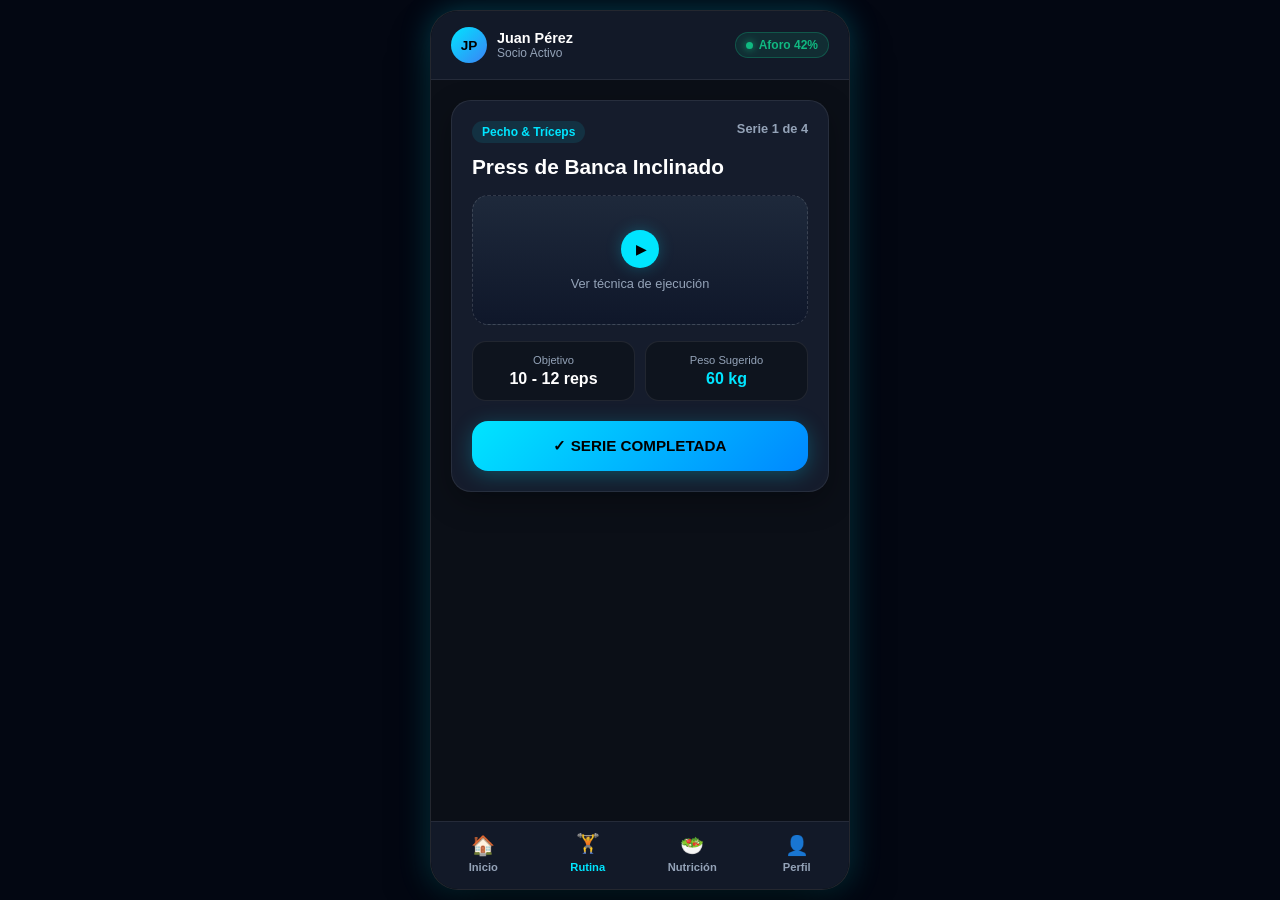
<file: index.html>
﻿<!DOCTYPE html>
<html lang="es">
<head>
  <meta charset="UTF-8">
  <meta name="viewport" content="width=device-width, initial-scale=1.0, maximum-scale=1.0, user-scalable=no">
  <title>GymApp Pro</title>
  
  <style>
    :root {
      --bg-main: #0B0F17;
      --bg-card: #151C2C;
      --bg-glass: rgba(21, 28, 44, 0.85);
      --cyan-neon: #00E5FF;
      --cyan-glow: rgba(0, 229, 255, 0.25);
      --text-primary: #FFFFFF;
      --text-secondary: #94A3B8;
      --success: #10B981;
      --danger: #EF4444;
      --border-glass: rgba(255, 255, 255, 0.08);
    }

    * {
      box-sizing: border-box;
      margin: 0;
      padding: 0;
      font-family: -apple-system, BlinkMacSystemFont, "Segoe UI", Roboto, sans-serif;
      -webkit-tap-highlight-color: transparent;
    }

    body {
      background-color: #030712;
      color: var(--text-primary);
      display: flex;
      justify-content: center;
      align-items: center;
      min-height: 100vh;
    }

    /* Marco de Celular en Pantallas de PC */
    .phone-frame {
      width: 100%;
      max-width: 420px;
      height: 100vh;
      max-height: 880px;
      background-color: var(--bg-main);
      position: relative;
      display: flex;
      flex-direction: column;
      overflow: hidden;
      border-radius: 28px;
      border: 1px solid rgba(255, 255, 255, 0.1);
      box-shadow: 0 25px 50px -12px rgba(0, 0, 0, 0.7), 0 0 30px var(--cyan-glow);
    }

    /* Encabezado */
    .app-header {
      display: flex;
      justify-content: space-between;
      align-items: center;
      padding: 16px 20px;
      background: var(--bg-glass);
      backdrop-filter: blur(12px);
      border-bottom: 1px solid var(--border-glass);
      z-index: 10;
    }

    .user-pill { display: flex; align-items: center; gap: 10px; }
    .avatar-sm {
      width: 36px; height: 36px;
      background: linear-gradient(135deg, var(--cyan-neon), #3B82F6);
      border-radius: 50%;
      display: flex; align-items: center; justify-content: center;
      font-weight: bold; font-size: 0.85rem; color: #000;
    }

    .user-name { display: block; font-size: 0.9rem; font-weight: 700; }
    .membership-status { display: block; font-size: 0.75rem; color: var(--text-secondary); }

    .aforo-chip {
      background: rgba(16, 185, 129, 0.12);
      border: 1px solid rgba(16, 185, 129, 0.3);
      padding: 5px 10px;
      border-radius: 20px;
      font-size: 0.75rem;
      color: var(--success);
      display: flex; align-items: center; gap: 6px; font-weight: 600;
    }

    .pulse-dot {
      width: 7px; height: 7px; background-color: var(--success);
      border-radius: 50%; box-shadow: 0 0 8px var(--success);
    }

    /* Contenido de Pantallas */
    .main-content {
      flex: 1;
      padding: 20px;
      overflow-y: auto;
      padding-bottom: 90px;
    }

    .tab-page { animation: fadeIn 0.25s ease-out; }
    .tab-page.hidden { display: none; }

    @keyframes fadeIn {
      from { opacity: 0; transform: translateY(8px); }
      to { opacity: 1; transform: translateY(0); }
    }

    .card {
      background: var(--bg-card);
      border: 1px solid var(--border-glass);
      border-radius: 20px;
      padding: 20px;
      box-shadow: 0 10px 30px rgba(0,0,0,0.3);
      margin-bottom: 15px;
    }

    .card-header { display: flex; justify-content: space-between; margin-bottom: 12px; }
    .badge-tag {
      background: rgba(0, 229, 255, 0.1);
      color: var(--cyan-neon);
      padding: 4px 10px; border-radius: 12px;
      font-size: 0.75rem; font-weight: 700;
    }

    .set-counter { color: var(--text-secondary); font-size: 0.8rem; font-weight: 600; }
    .exercise-title { font-size: 1.3rem; margin-bottom: 16px; font-weight: 800; }

    .video-preview {
      background: linear-gradient(180deg, #1E293B 0%, #0F172A 100%);
      border: 1px dashed rgba(255,255,255,0.15);
      border-radius: 16px; height: 130px;
      display: flex; flex-direction: column; align-items: center; justify-content: center;
      color: var(--text-secondary); gap: 8px; margin-bottom: 16px;
    }
    .play-btn {
      width: 38px; height: 38px; background: var(--cyan-neon);
      color: #000; border-radius: 50%;
      display: flex; align-items: center; justify-content: center;
      font-size: 0.85rem; padding-left: 2px;
      box-shadow: 0 0 15px var(--cyan-glow);
    }

    .target-grid { display: flex; gap: 10px; margin-bottom: 20px; }
    .target-box {
      flex: 1; background: rgba(11, 15, 23, 0.6);
      padding: 12px; border-radius: 14px; text-align: center;
      border: 1px solid var(--border-glass);
    }
    .target-box .lbl { display: block; font-size: 0.7rem; color: var(--text-secondary); margin-bottom: 4px; }
    .target-box .val { font-size: 1rem; font-weight: 700; }
    .target-box .val.highlight { color: var(--cyan-neon); }

    /* Botones */
    .btn-primary {
      width: 100%;
      background: linear-gradient(135deg, #00E5FF, #0088FF);
      color: #000;
      border: none; padding: 16px; border-radius: 16px;
      font-size: 0.95rem; font-weight: 800;
      cursor: pointer; box-shadow: 0 4px 20px var(--cyan-glow);
      transition: transform 0.1s;
    }
    .btn-primary:active { transform: scale(0.98); }

    .btn-secondary {
      width: 100%; background: transparent; color: var(--text-secondary);
      border: 1px solid var(--border-glass); padding: 12px; border-radius: 14px;
      margin-top: 12px; cursor: pointer;
    }

    .btn-action-sm {
      background: var(--cyan-neon); color: #000; border: none;
      padding: 8px 14px; border-radius: 10px; font-weight: bold; margin-top: 12px; cursor: pointer;
    }

    /* Stats e Info */
    .stats-row { display: flex; gap: 12px; margin-top: 10px; }
    .stat-card {
      flex: 1; background: var(--bg-card); padding: 15px; border-radius: 18px;
      text-align: center; border: 1px solid var(--border-glass);
    }
    .stat-icon { font-size: 1.2rem; display: block; margin-bottom: 4px; }
    .stat-val { font-size: 1.2rem; font-weight: 800; display: block; }
    .stat-lbl { font-size: 0.7rem; color: var(--text-secondary); }

    /* Nutrición */
    .macro-bar { display: flex; height: 22px; border-radius: 10px; overflow: hidden; margin: 15px 0; font-size: 0.65rem; font-weight: bold; text-align: center; line-height: 22px; }
    .macro.protein { background: #3B82F6; color: #fff; }
    .macro.carbs { background: #10B981; color: #000; }
    .macro.fats { background: #F59E0B; color: #000; }

    .meal-list { display: flex; flex-direction: column; gap: 10px; margin-top: 10px; }
    .meal-card { background: rgba(11, 15, 23, 0.6); padding: 12px; border-radius: 12px; border: 1px solid var(--border-glass); }
    .meal-time { font-size: 0.75rem; color: var(--cyan-neon); font-weight: bold; display: block; margin-bottom: 2px; }

    /* Perfil */
    .profile-card { text-align: center; }
    .avatar-lg {
      width: 70px; height: 70px; background: linear-gradient(135deg, var(--cyan-neon), #3B82F6);
      border-radius: 50%; display: flex; align-items: center; justify-content: center;
      font-size: 1.8rem; font-weight: bold; color: #000; margin: 0 auto 10px auto;
    }
    .profile-sub { color: var(--text-secondary); font-size: 0.8rem; margin-bottom: 15px; }
    .info-list { text-align: left; background: rgba(11, 15, 23, 0.6); border-radius: 14px; padding: 12px; }
    .info-item { display: flex; justify-content: space-between; font-size: 0.8rem; padding: 8px 0; border-bottom: 1px solid var(--border-glass); }
    .info-item:last-child { border: none; }
    .text-success { color: var(--success); font-weight: bold; }

    /* Modal Temporizador */
    .modal-overlay {
      position: absolute; top: 0; left: 0; width: 100%; height: 100%;
      background: rgba(3, 7, 18, 0.85); backdrop-filter: blur(8px);
      display: flex; align-items: center; justify-content: center; z-index: 100;
    }
    .modal-card {
      background: var(--bg-card); border: 1px solid var(--border-glass);
      padding: 24px; border-radius: 24px; width: 85%; text-align: center;
    }
    .timer-clock { font-size: 3.5rem; font-weight: 800; color: var(--cyan-neon); margin: 15px 0; }
    .preset-buttons { display: flex; gap: 8px; margin-bottom: 15px; }
    .preset-buttons button {
      flex: 1; padding: 10px 0; background: rgba(255,255,255,0.05); color: #fff;
      border: 1px solid var(--border-glass); border-radius: 10px; font-weight: 600; cursor: pointer;
    }
    .preset-buttons button.active { background: var(--cyan-neon); color: #000; font-weight: bold; }

    /* Barra de Navegación Inferior */
    .bottom-nav {
      position: absolute; bottom: 0; left: 0; width: 100%;
      background: var(--bg-glass); backdrop-filter: blur(16px);
      display: flex; justify-content: space-around;
      padding: 12px 0 16px 0; border-top: 1px solid var(--border-glass);
    }
    .nav-btn {
      background: none; border: none; color: var(--text-secondary);
      display: flex; flex-direction: column; align-items: center; gap: 4px;
      cursor: pointer; transition: all 0.2s; width: 25%;
    }
    .nav-icon { font-size: 1.2rem; }
    .nav-label { font-size: 0.7rem; font-weight: 600; }
    .nav-btn.active { color: var(--cyan-neon); }
    .nav-btn.active .nav-icon { transform: translateY(-2px); }
    .hidden { display: none !important; }
  </style>
</head>
<body>

  <div class="phone-frame">
    
    <!-- Header Superior -->
    <header class="app-header">
      <div class="user-pill">
        <div class="avatar-sm">JP</div>
        <div>
          <span class="user-name">Juan Pérez</span>
          <span class="membership-status">Socio Activo</span>
        </div>
      </div>
      <div class="aforo-chip">
        <span class="pulse-dot"></span>
        <span>Aforo 42%</span>
      </div>
    </header>

    <!-- ÁREA DE CONTENIDO REAMPLAZABLE -->
    <main class="main-content">

      <!-- PESTAÑA 1: INICIO -->
      <section id="tab-inicio" class="tab-page hidden">
        <div class="card">
          <h2>🔥 ¡Racha de 4 días!</h2>
          <p style="color:var(--text-secondary); font-size:0.85rem; margin-top:4px;">Tu cuerpo se recupera a buen ritmo. Hoy toca rutina de fuerza superior.</p>
          <button class="btn-action-sm" onclick="switchTab('rutina')">Ir a entrenar →</button>
        </div>

        <div class="stats-row">
          <div class="stat-card">
            <span class="stat-icon">⚡</span>
            <span class="stat-val">85%</span>
            <span class="stat-lbl">Recuperación</span>
          </div>
          <div class="stat-card">
            <span class="stat-icon">🏋️</span>
            <span class="stat-val">12</span>
            <span class="stat-lbl">Sesiones/mes</span>
          </div>
        </div>
      </section>

      <!-- PESTAÑA 2: RUTINA (Activa por defecto) -->
      <section id="tab-rutina" class="tab-page">
        <div class="card">
          <div class="card-header">
            <span class="badge-tag">Pecho & Tríceps</span>
            <span class="set-counter" id="set-counter-lbl">Serie 1 de 4</span>
          </div>

          <h2 class="exercise-title">Press de Banca Inclinado</h2>

          <div class="video-preview">
            <div class="play-btn">▶</div>
            <span style="font-size:0.8rem;">Ver técnica de ejecución</span>
          </div>

          <div class="target-grid">
            <div class="target-box">
              <span class="lbl">Objetivo</span>
              <span class="val">10 - 12 reps</span>
            </div>
            <div class="target-box">
              <span class="lbl">Peso Sugerido</span>
              <span class="val highlight">60 kg</span>
            </div>
          </div>

          <button id="btn-complete-set" class="btn-primary" onclick="completeSet()">
            ✓ SERIE COMPLETADA
          </button>
        </div>
      </section>

      <!-- PESTAÑA 3: NUTRICIÓN -->
      <section id="tab-nutricion" class="tab-page hidden">
        <div class="card">
          <h2>🥗 Plan Nutricional</h2>
          <p style="color:var(--text-secondary); font-size:0.8rem; margin-top:2px;">Objetivo: Volumen Limpio (2,400 kcal)</p>
          
          <div class="macro-bar">
            <div class="macro protein" style="width: 40%">40% Prot</div>
            <div class="macro carbs" style="width: 45%">45% Carb</div>
            <div class="macro fats" style="width: 15%">15% Grasa</div>
          </div>

          <div class="meal-list">
            <div class="meal-card">
              <span class="meal-time">Desayuno</span>
              <p style="font-size:0.85rem;">Omelette de 3 huevos + Avena con banana</p>
            </div>
            <div class="meal-card">
              <span class="meal-time">Almuerzo</span>
              <p style="font-size:0.85rem;">Pechuga de pollo 200g + Arroz integral</p>
            </div>
          </div>
        </div>
      </section>

      <!-- PESTAÑA 4: PERFIL -->
      <section id="tab-perfil" class="tab-page hidden">
        <div class="card profile-card">
          <div class="avatar-lg">JP</div>
          <h2>Juan Pérez</h2>
          <p class="profile-sub">Gimnasio Central • Plan VIP</p>

          <div class="info-list">
            <div class="info-item">
              <span>Estado de Cuota</span>
              <span class="text-success">Al día (Vence en 15 días)</span>
            </div>
            <div class="info-item">
              <span>Ubicación Gimnasio</span>
              <span>San Miguel de Tucumán</span>
            </div>
          </div>

          <button class="btn-secondary">Editar Datos Personales</button>
        </div>
      </section>

    </main>

    <!-- Modal del Temporizador -->
    <div id="rest-timer-modal" class="modal-overlay hidden">
      <div class="modal-card">
        <h3 style="font-size:1.1rem;">Tiempo de Descanso</h3>
        <div id="timer-display" class="timer-clock">01:30</div>
        
        <div class="preset-buttons">
          <button onclick="setTimerDuration(60)">1:00</button>
          <button id="preset-90" onclick="setTimerDuration(90)" class="active">1:30</button>
          <button onclick="setTimerDuration(120)">2:00</button>
          <button onclick="setTimerDuration(180)">3:00</button>
        </div>

        <button class="btn-secondary" onclick="closeTimer()">Omitir y Continuar</button>
      </div>
    </div>

    <!-- Barra de Navegación Inferior Interactivas -->
    <nav class="bottom-nav">
      <button class="nav-btn" onclick="switchTab('inicio')" id="nav-inicio">
        <span class="nav-icon">🏠</span>
        <span class="nav-label">Inicio</span>
      </button>
      <button class="nav-btn active" onclick="switchTab('rutina')" id="nav-rutina">
        <span class="nav-icon">🏋️</span>
        <span class="nav-label">Rutina</span>
      </button>
      <button class="nav-btn" onclick="switchTab('nutricion')" id="nav-nutricion">
        <span class="nav-icon">🥗</span>
        <span class="nav-label">Nutrición</span>
      </button>
      <button class="nav-btn" onclick="switchTab('perfil')" id="nav-perfil">
        <span class="nav-icon">👤</span>
        <span class="nav-label">Perfil</span>
      </button>
    </nav>

  </div>

  <!-- JAVASCRIPT DE LA APP -->
  <script>
    // --- LÓGICA DE NAVEGACIÓN Y CAMBIO DE PESTAÑAS ---
    function switchTab(tabName) {
      // 1. Ocultar todas las páginas
      const pages = document.querySelectorAll('.tab-page');
      pages.forEach(page => page.classList.add('hidden'));

      // 2. Mostrar la seleccionada
      const targetPage = document.getElementById(`tab-${tabName}`);
      if (targetPage) targetPage.classList.remove('hidden');

      // 3. Actualizar botones de navegación
      const navBtns = document.querySelectorAll('.nav-btn');
      navBtns.forEach(btn => btn.classList.remove('active'));

      const activeBtn = document.getElementById(`nav-${tabName}`);
      if (activeBtn) activeBtn.classList.add('active');
    }

    // --- LÓGICA DEL TEMPORIZADOR Y SERIES ---
    let currentSet = 1;
    let timerInterval = null;
    let timeLeft = 90;

    function completeSet() {
      if (currentSet < 4) {
        currentSet++;
        document.getElementById('set-counter-lbl').textContent = `Serie ${currentSet} de 4`;
      }
      openTimer(90);
    }

    function openTimer(seconds) {
      document.getElementById('rest-timer-modal').classList.remove('hidden');
      setTimerDuration(seconds);
    }

    function closeTimer() {
      clearInterval(timerInterval);
      document.getElementById('rest-timer-modal').classList.add('hidden');
    }

    function setTimerDuration(seconds) {
      clearInterval(timerInterval);
      timeLeft = seconds;
      updateTimerDisplay();

      // Actualizar botón activo en los presets
      const buttons = document.querySelectorAll('.preset-buttons button');
      buttons.forEach(btn => btn.classList.remove('active'));
      event.target.classList.add('active');

      // Iniciar conteo regresivo
      timerInterval = setInterval(() => {
        timeLeft--;
        updateTimerDisplay();

        if (timeLeft <= 0) {
          clearInterval(timerInterval);
          if (navigator.vibrate) navigator.vibrate([200, 100, 200]);
          closeTimer();
        }
      }, 1000);
    }

    function updateTimerDisplay() {
      const mins = Math.floor(timeLeft / 60);
      const secs = timeLeft % 60;
      const display = `${mins.toString().padStart(2, '0')}:${secs.toString().padStart(2, '0')}`;
      document.getElementById('timer-display').textContent = display;
    }
  </script>
</body>
</html>
</file>
